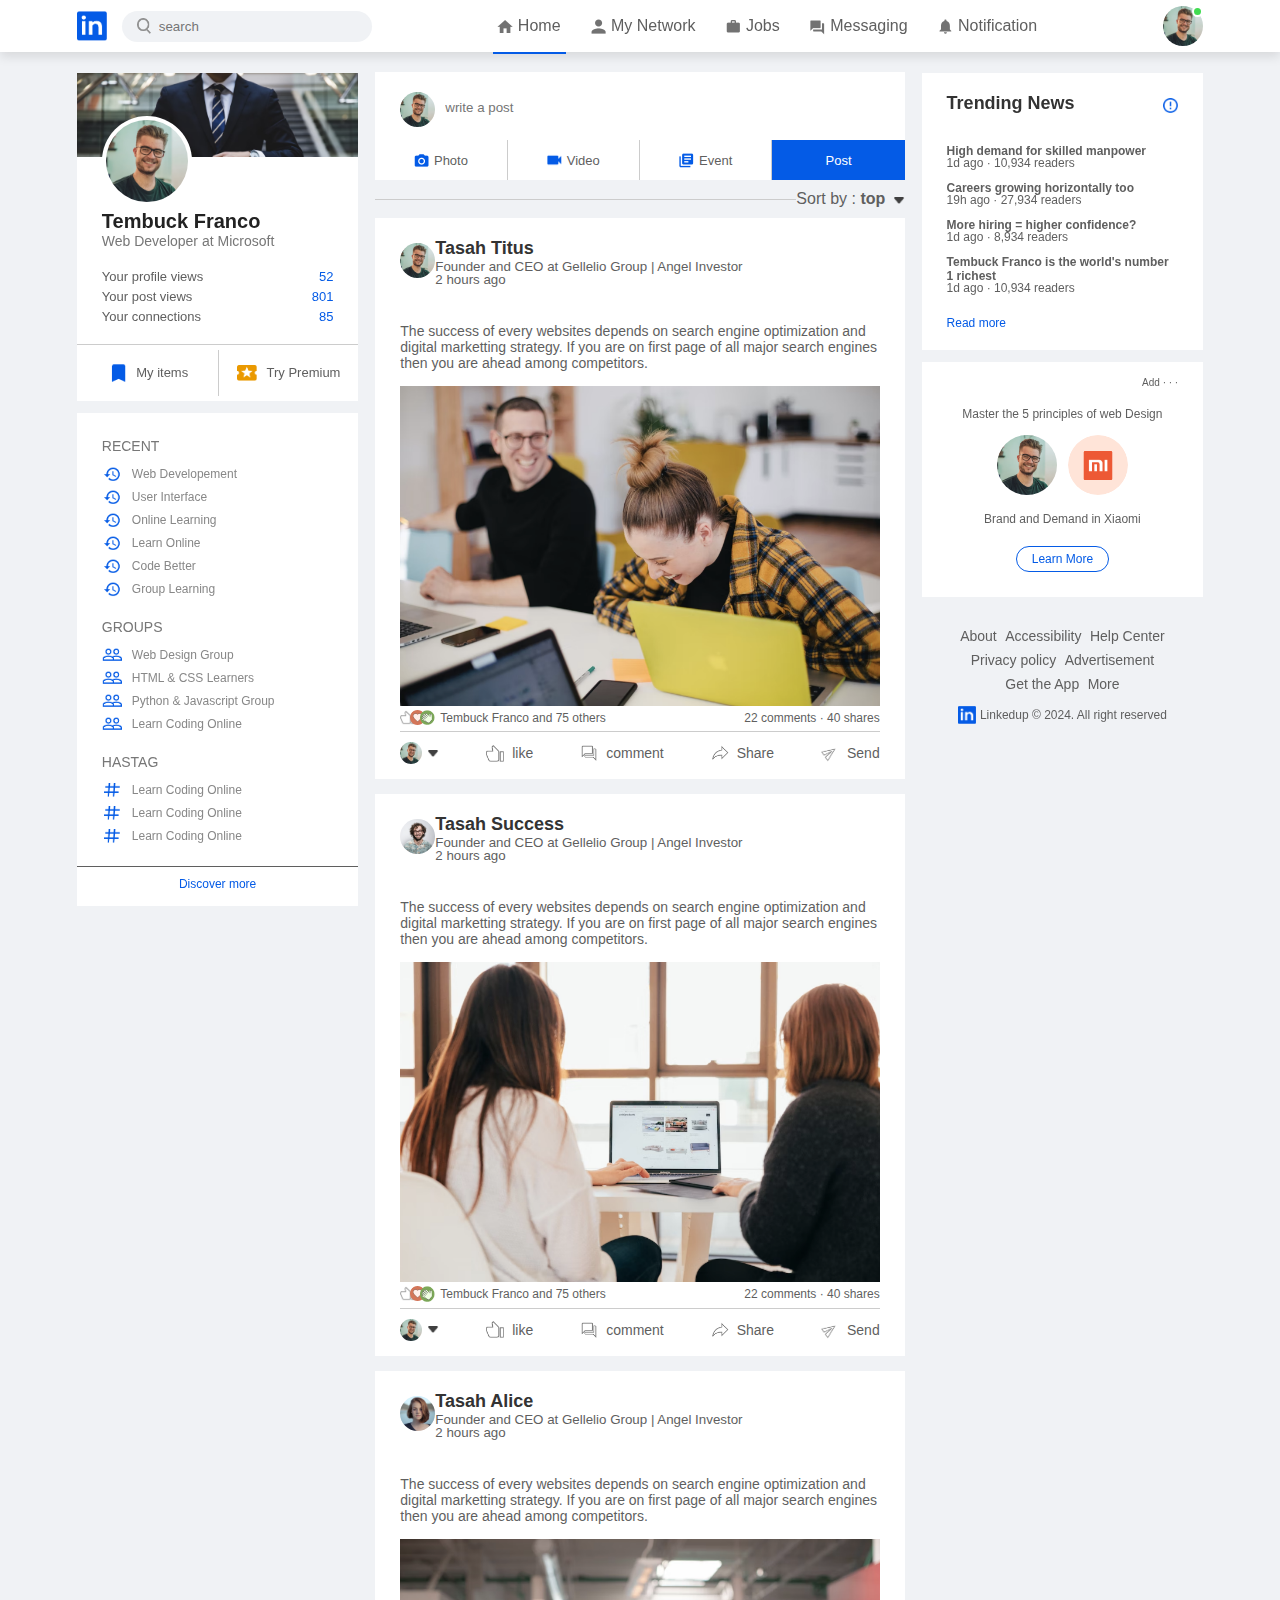
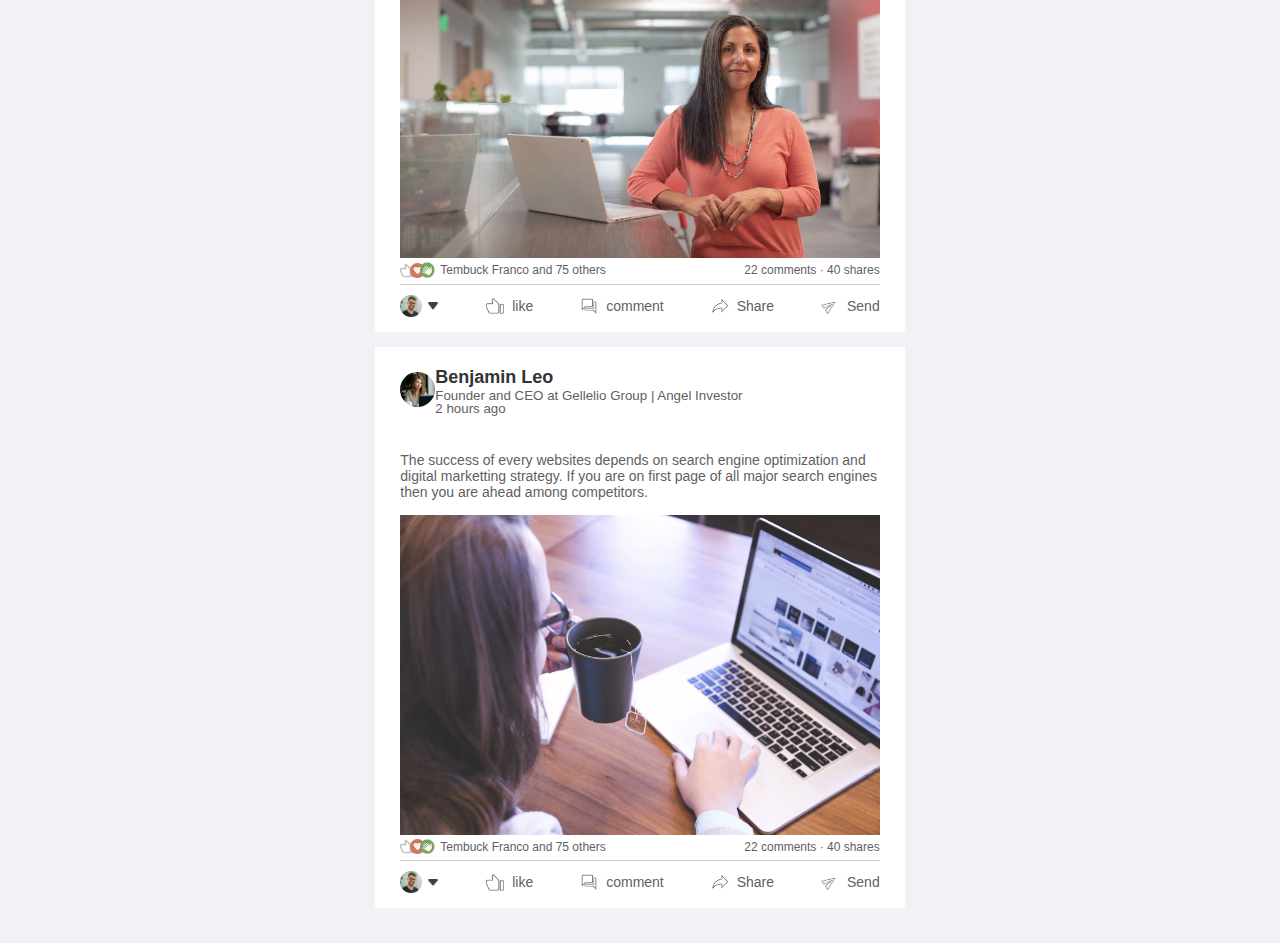
<file: index.html>
<!DOCTYPE html>
<html lang="en">
<head>
    <meta charset="UTF-8">
    <meta name="viewport" content="width=device-width, initial-scale=1.0">
    <title>@LaraCode Linkin</title>
    <link rel="stylesheet" href="style.css">
</head>
<body>
   <nav class="navbar">
<div class="navbar-left">
    <a href="index.html" class="logo"><img src="images/logo.png" ></a>
    <div class="search-box">
        <img src="images/search.png">
        <input type="text" placeholder="search">
    </div>
</div>
<div class="navbar-center">
   <ul>
    <li><a  href="#" class="active-link"><img src="images/home.png" ><span>Home</span></a></li>
    <li><a href="#"><img src="images/network.png" ><span>My Network</span></a></li>
    <li><a href="#"><img src="images/jobs.png" ><span>Jobs</span></a></li>
    <li><a href="#"><img src="images/message.png" ><span>Messaging</span></a></li>
    <li><a href="#"><img src="images/notification.png" ><span>Notification</span></a></li>
   </ul>
</div>

<div class="navbar-right">
    <div class="online">
        <img src="images/user-1.png" class="nav-profile-img " onclick="toggleMenu()" >
    </div>
</div>

<!---------------profile-drop-down-menu---------------------->
<div class="profile-menu-wrap" id="profileMenu">
    <div class="profile-menu">
      <div class="user-info">
        <img src="images/user-1.png">
      <div>
      <h3>Rayan Walton</h3> 
      <a href="profile.html">See your profile</a> 
    </div>
</div>
<hr>
<a href="#" class="profile-menu-link">
    <img src="images/feedback.png" >
    <p>Give feedback</p>
    <span>></span>
</a>

<a href="#" class="profile-menu-link">
    <img src="images/setting.png" >
    <p>Setting & Privacy</p>
    <span>></span>
</a>

<a href="#" class="profile-menu-link">
    <img src="images/help.png" >
    <p>Help & Support</p>
    <span>></span>
</a>
<a href="#" class="profile-menu-link">
    <img src="images/display.png" >
    <p>Display & Accessibility</p>
    <span>></span>
</a>
<a href="#" class="profile-menu-link">
    <img src="images/logout.png" >
    <p>logout</p>
    <span>></span>
</a>
</div>
</div>


   </nav> 
   <!--------------navbar close--------------------------------->
<div class="container">
    <!------------left-sidebar--------------------------------->
    <div class="left-sidebar">
        <div class="sidebar-profile-box">
            <img src="images/cover-pic.png" width="100%">
            <div class="sidebar-profile-info">
                <img src="images/user-1.png" >
                <h1>Tembuck Franco</h1>
                <h3>Web Developer at Microsoft</h3>
                <ul>
                    <li>Your profile views <span>52</span></li>
                    <li>Your post views <span>801</span></li>
                    <li>Your connections <span>85</span></li>
                </ul>
            </div>
            <div class="sidebar-profile-link">
              <a href="#"><img src="images/items.png">My items</a>
              <a href="#"><img src="images/premium.png">Try Premium</a>
            </div>
        </div>
      <div class="sidebar-activity" id="sidebarActivity">
        <h3>RECENT </h3>
        <a href="#"><img src="images/recent.png" >Web Developement</a>
        <a href="#"><img src="images/recent.png" >User Interface</a>
        <a href="#"><img src="images/recent.png" >Online Learning</a>
        <a href="#"><img src="images/recent.png" >Learn Online</a>
        <a href="#"><img src="images/recent.png" >Code Better</a>
        <a href="#"><img src="images/recent.png" >Group Learning</a>
        <h3>GROUPS</h3>
        <a href="#"><img src="images/group.png" >Web Design Group</a>
        <a href="#"><img src="images/group.png" >HTML & CSS Learners</a>
        <a href="#"><img src="images/group.png" >Python & Javascript Group</a>
        <a href="#"><img src="images/group.png" >Learn Coding Online</a>
        <h3>HASTAG</h3>
        <a href="#"><img src="images/hashtag.png" >Learn Coding Online</a>
        <a href="#"><img src="images/hashtag.png" >Learn Coding Online</a>
        <a href="#"><img src="images/hashtag.png" >Learn Coding Online</a>
        <div class="discover-more-link">
            <a href="#">Discover more</a>
        </div>
      </div>

<p id="showMoreLink" onclick="toggleActivity()">Show more <b>+</b></p>

    </div>
    <!------------main-content--------------------------------->
    <div class="main-content">
<div class="create-post">
    <div class="create-post-input">
       <img src="images/user-1.png" >
       <textarea  rows="2" placeholder="write a post"></textarea> 
    </div>
    <div class="create-post-links">
        <li><img src="images/photo.png" >Photo</li>
        <li><img src="images/video.png" >Video</li>
        <li><img src="images/event.png" >Event</li>
        <li>Post</li>
    </div>
</div>
<div class="sort-by">
    <hr>
    <p>Sort by : <span>top <img src="images/down-arrow.png" ></span></p>
</div>

<div class="post">
    <div class="post-author">
        <img src="images/user-1.png" >
        <div>
            <h1>Tasah Titus</h1>
            <small>Founder and CEO at Gellelio Group | Angel Investor</small>
            <small>2 hours ago</small>
        </div>
    </div>
    <p>
        The success of every websites depends on search engine optimization and
        digital  marketting strategy. If you are on first page of all major search engines
        then  you are ahead among competitors.
    </p>
    <img src="images/post-image-1.png" width="100%">

    <div class="post-stats">
        <div>
            <img src="images/thumbsup.png" >
            <img src="images/love.png" >
            <img src="images/clap.png" >
            <span class="liked-users">Tembuck Franco and 75 others</span>
        </div>
        <div>
            <span>22 comments &middot; 40 shares</span>
        </div>
    </div>
    <div class="post-activity">
        <div>
            <img src="images/user-1.png" class="post-activity-user-icon">
            <img src="images/down-arrow.png" class="post-activity-arrow-icon">
        </div>

        <div class="post-activity-link">
            <img src="images/like.png" alt="">
            <span>like</span>
        </div>
        <div class="post-activity-link">
            <img src="images/comment.png" alt="">
            <span>comment</span>
        </div>
        <div class="post-activity-link">
            <img src="images/share.png" alt="">
            <span>Share</span>
        </div>
        <div class="post-activity-link">
            <img src="images/send.png" alt="">
            <span>Send</span>
        </div>
    </div>
   
</div>

<div class="post">
    <div class="post-author">
        <img src="images/user-2.png" >
        <div>
            <h1>Tasah Success</h1>
            <small>Founder and CEO at Gellelio Group | Angel Investor</small>
            <small>2 hours ago</small>
        </div>
    </div>
    <p>
        The success of every websites depends on search engine optimization and
        digital  marketting strategy. If you are on first page of all major search engines
        then  you are ahead among competitors.
    </p>
    <img src="images/post-image-2.png" width="100%">

    <div class="post-stats">
        <div>
            <img src="images/thumbsup.png" >
            <img src="images/love.png" >
            <img src="images/clap.png" >
            <span class="liked-users">Tembuck Franco and 75 others</span>
        </div>
        <div>
            <span>22 comments &middot; 40 shares</span>
        </div>
    </div>
    <div class="post-activity">
        <div>
            <img src="images/user-1.png" class="post-activity-user-icon">
            <img src="images/down-arrow.png" class="post-activity-arrow-icon">
        </div>

        <div class="post-activity-link">
            <img src="images/like.png" alt="">
            <span>like</span>
        </div>
        <div class="post-activity-link">
            <img src="images/comment.png" alt="">
            <span>comment</span>
        </div>
        <div class="post-activity-link">
            <img src="images/share.png" alt="">
            <span>Share</span>
        </div>
        <div class="post-activity-link">
            <img src="images/send.png" alt="">
            <span>Send</span>
        </div>
    </div>
   
</div>

<div class="post">
    <div class="post-author">
        <img src="images/user-3.png" >
        <div>
            <h1>Tasah Alice</h1>
            <small>Founder and CEO at Gellelio Group | Angel Investor</small>
            <small>2 hours ago</small>
        </div>
    </div>
    <p>
        The success of every websites depends on search engine optimization and
        digital  marketting strategy. If you are on first page of all major search engines
        then  you are ahead among competitors.
    </p>
    <img src="images/post-image-3.png" width="100%">

    <div class="post-stats">
        <div>
            <img src="images/thumbsup.png" >
            <img src="images/love.png" >
            <img src="images/clap.png" >
            <span class="liked-users">Tembuck Franco and 75 others</span>
        </div>
        <div>
            <span>22 comments &middot; 40 shares</span>
        </div>
    </div>
    <div class="post-activity">
        <div>
            <img src="images/user-1.png" class="post-activity-user-icon">
            <img src="images/down-arrow.png" class="post-activity-arrow-icon">
        </div>

        <div class="post-activity-link">
            <img src="images/like.png" alt="">
            <span>like</span>
        </div>
        <div class="post-activity-link">
            <img src="images/comment.png" alt="">
            <span>comment</span>
        </div>
        <div class="post-activity-link">
            <img src="images/share.png" alt="">
            <span>Share</span>
        </div>
        <div class="post-activity-link">
            <img src="images/send.png" alt="">
            <span>Send</span>
        </div>
    </div>
   
</div>
<div class="post">
    <div class="post-author">
        <img src="images/user-4.png" >
        <div>
            <h1>Benjamin Leo</h1>
            <small>Founder and CEO at Gellelio Group | Angel Investor</small>
            <small>2 hours ago</small>
        </div>
    </div>
    <p>
        The success of every websites depends on search engine optimization and
        digital  marketting strategy. If you are on first page of all major search engines
        then  you are ahead among competitors.
    </p>
    <img src="images/post-image-4.png" width="100%">

    <div class="post-stats">
        <div>
            <img src="images/thumbsup.png" >
            <img src="images/love.png" >
            <img src="images/clap.png" >
            <span class="liked-users">Tembuck Franco and 75 others</span>
        </div>
        <div>
            <span>22 comments &middot; 40 shares</span>
        </div>
    </div>
    <div class="post-activity">
        <div>
            <img src="images/user-1.png" class="post-activity-user-icon">
            <img src="images/down-arrow.png" class="post-activity-arrow-icon">
        </div>

        <div class="post-activity-link">
            <img src="images/like.png" alt="">
            <span>like</span>
        </div>
        <div class="post-activity-link">
            <img src="images/comment.png" alt="">
            <span>comment</span>
        </div>
        <div class="post-activity-link">
            <img src="images/share.png" alt="">
            <span>Share</span>
        </div>
        <div class="post-activity-link">
            <img src="images/send.png" alt="">
            <span>Send</span>
        </div>
    </div>
   
</div>
    </div>
    <!------------right-sidebar--------------------------------->
    <div class="right-sidebar">
        <div class="sidebar-news">
            <img src="images/more.png" class="info-icon">
            <h3>Trending News</h3>
            <a href="#">High demand for skilled manpower</a>
            <span>1d ago &middot; 10,934 readers</span>

            <a href="#">Careers growing horizontally too</a>
            <span>19h ago &middot; 27,934 readers</span>

            <a href="#">More hiring = higher confidence?</a>
            <span>1d ago &middot; 8,934 readers</span>

            <a href="#">Tembuck Franco is the world's number 1 richest</a>
            <span>1d ago &middot; 10,934 readers</span>

            <a href="#" class="read-more-link">Read more</a>
        </div>

        <div class="sidebar-add">
            <small>Add &middot; &middot; &middot;</small>
            <p>Master the 5 principles of web Design</p>
        <div>
        <img src="images/user-1.png" >
        <img src="images/mi-logo.png" alt="">
        </div>
        <b>Brand and Demand in Xiaomi</b>
        <a href="#" class="add-link">Learn More</a>
    </div>

    <div class="sidebar-useful-links">
        <a href="#">About</a>
        <a href="#">Accessibility</a>
        <a href="#">Help Center</a>
        <a href="#">Privacy policy</a>
        <a href="#">Advertisement</a>
        <a href="#">Get the App</a>
        <a href="#">More</a>
        <div class="copyright-msg">
            <img src="images/logo.png" >
            <p>Linkedup &#169; 2024. All right reserved</p>
        </div>
    </div>
   
</div>

<script>
    let profileMenu = document.getElementById("profileMenu");
    function toggleMenu(){
        profileMenu.classList.toggle("open-menu");
    }

</script>

<script>
    let sidebarActivity= document.getElementById("sidebarActivity");
    let moreLink = document.getElementById("showMoreLink");

    function toggleActivity(){
        sidebarActivity.classList.toggle("open-activity");

        if(sidebarActivity.classList.contains("open-activity")){
            moreLink.innerHTML = "Show less <b>-</b>";
        }
        else{
            moreLink.innerHTML = "Show more <b>+</b>"

        }
    }
</script>
</body>
</html>
</file>
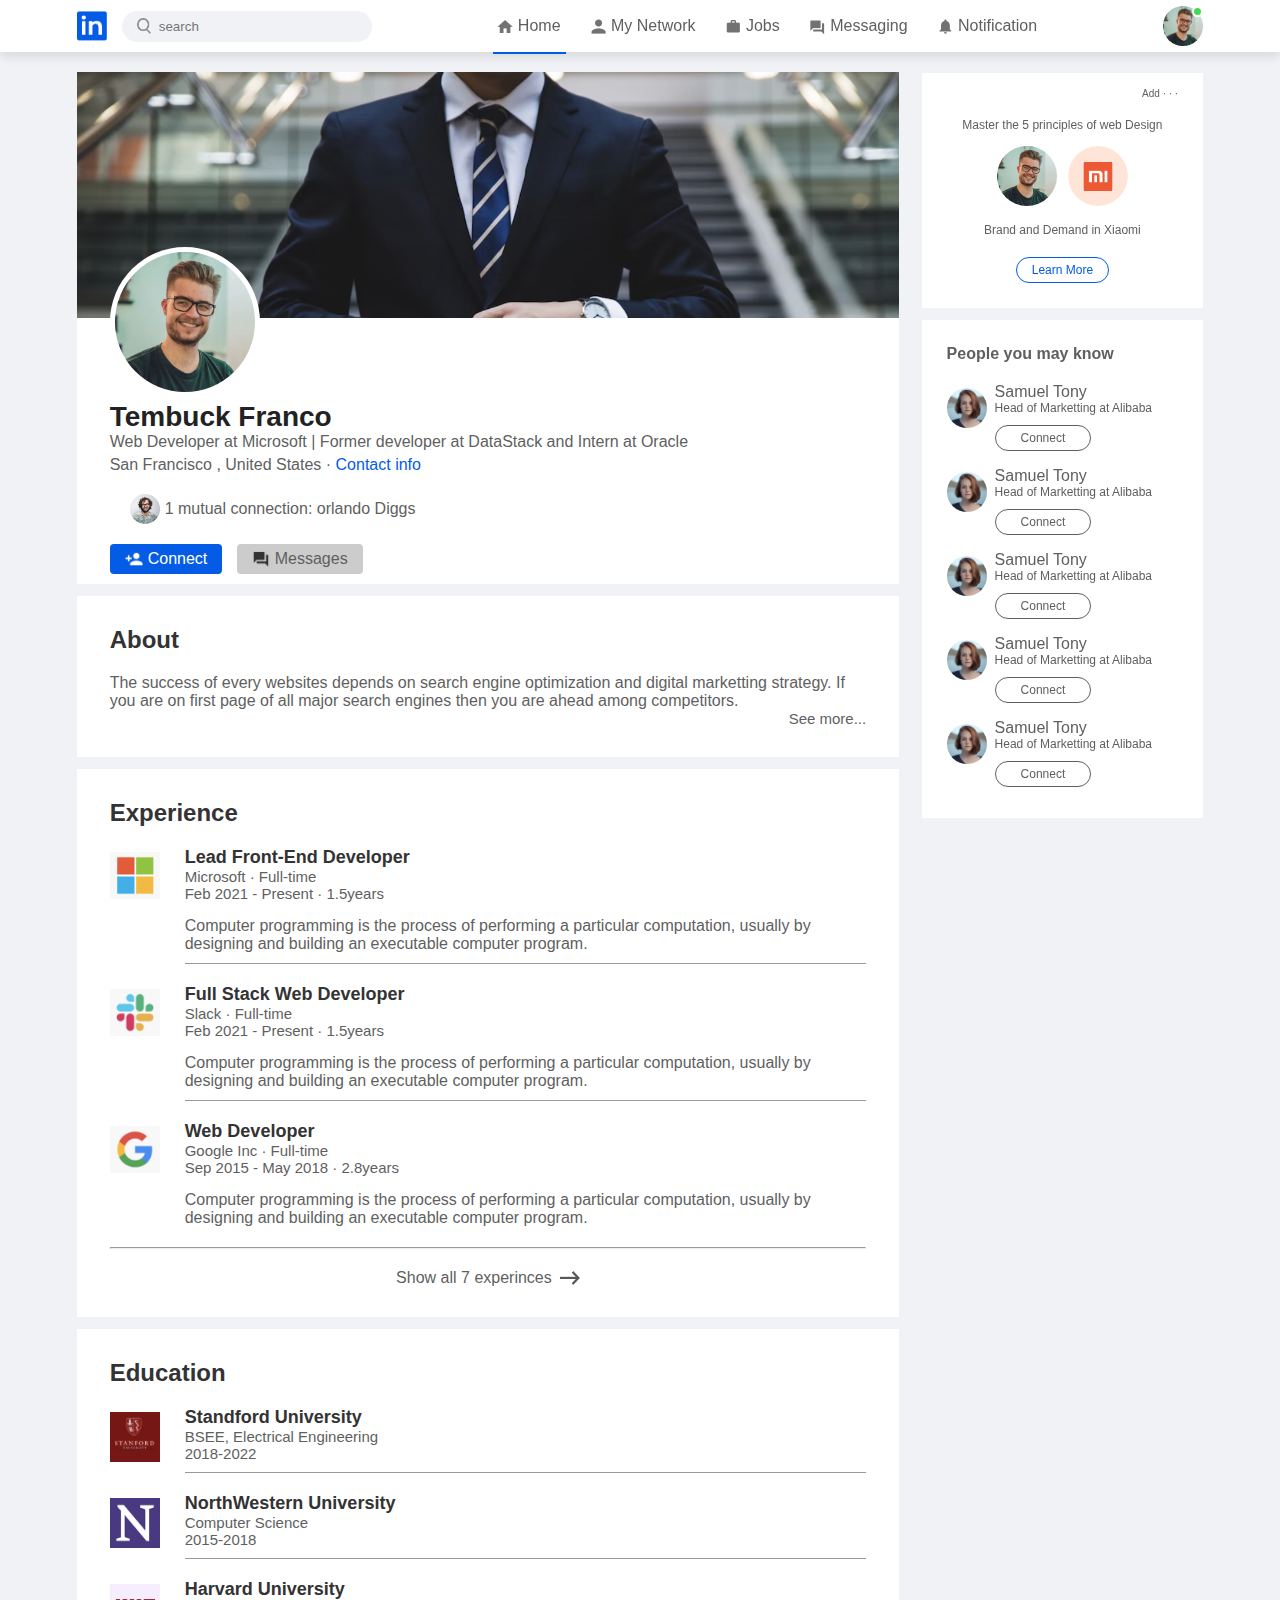
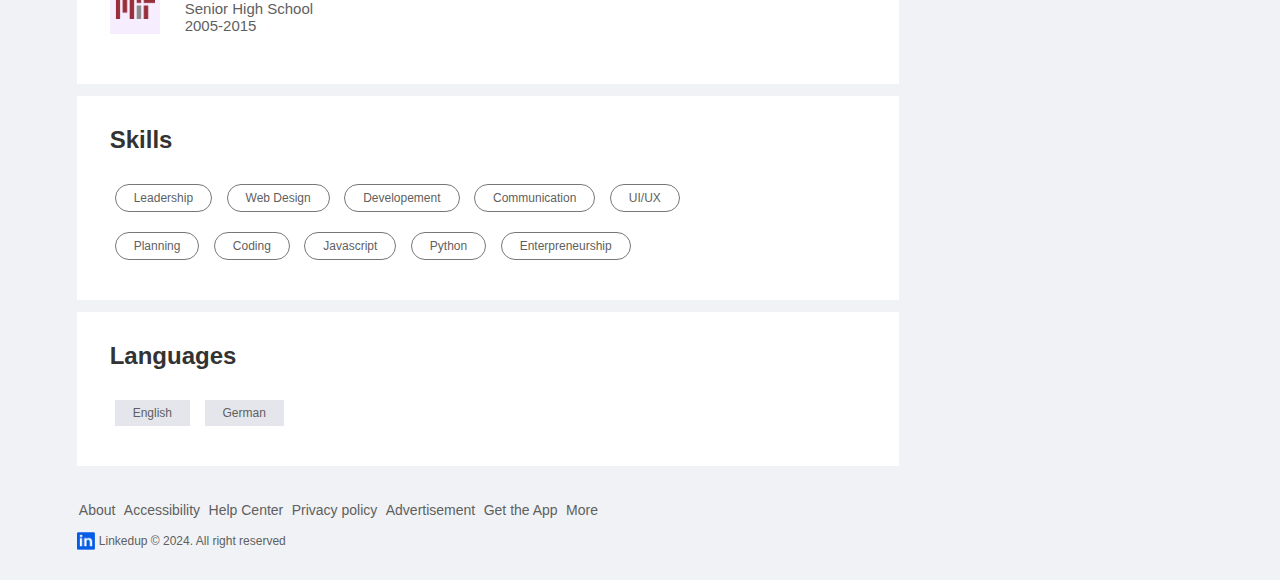
<file: profile.html>
<!DOCTYPE html>
<html lang="en">
<head>
    <meta charset="UTF-8">
    <meta name="viewport" content="width=device-width, initial-scale=1.0">
    <title>@LaraCode Linkin</title>
    <link rel="stylesheet" href="style.css">
</head>
<body>
   <nav class="navbar">
<div class="navbar-left">
    <a href="index.html" class="logo"><img src="images/logo.png" ></a>
    <div class="search-box">
        <img src="images/search.png">
        <input type="text" placeholder="search">
    </div>
</div>
<div class="navbar-center">
   <ul>
    <li><a  href="#" class="active-link"><img src="images/home.png" ><span>Home</span></a></li>
    <li><a href="#"><img src="images/network.png" ><span>My Network</span></a></li>
    <li><a href="#"><img src="images/jobs.png" ><span>Jobs</span></a></li>
    <li><a href="#"><img src="images/message.png" ><span>Messaging</span></a></li>
    <li><a href="#"><img src="images/notification.png" ><span>Notification</span></a></li>
   </ul>
</div>

<div class="navbar-right">
    <div class="online">
        <img src="images/user-1.png" class="nav-profile-img " onclick="toggleMenu()" >
    </div>
</div>

<!---------------profile-drop-down-menu---------------------->
<div class="profile-menu-wrap" id="profileMenu">
    <div class="profile-menu">
      <div class="user-info">
        <img src="images/user-1.png">
      <div>
      <h3>Rayan Walton</h3> 
      <a href="profile.html">See your profile</a> 
    </div>
</div>
<hr>
<a href="#" class="profile-menu-link">
    <img src="images/feedback.png" >
    <p>Give feedback</p>
    <span>></span>
</a>

<a href="#" class="profile-menu-link">
    <img src="images/setting.png" >
    <p>Setting & Privacy</p>
    <span>></span>
</a>

<a href="#" class="profile-menu-link">
    <img src="images/help.png" >
    <p>Help & Support</p>
    <span>></span>
</a>
<a href="#" class="profile-menu-link">
    <img src="images/display.png" >
    <p>Display & Accessibility</p>
    <span>></span>
</a>
<a href="#" class="profile-menu-link">
    <img src="images/logout.png" >
    <p>logout</p>
    <span>></span>
</a>
</div>
</div>


   </nav> 
   <!--------------navbar close--------------------------------->
<div class="container">
    <div class="profile-main">
<div class="profile-container">
    <img src="images/cover-pic.png" width="100%" >
    <div class="profile-container-inner">
        <img src="images/user-1.png" class="profile-pic" >
        <h1>Tembuck Franco</h1>
        <b>Web Developer at Microsoft | Former developer at DataStack and Intern at Oracle</b>
        <p>San Francisco , United States &middot; <a href="#">Contact info</a></p>
        <div class="mutual-connection">
            <img src="images/user-2.png" >
            <span>1 mutual connection: orlando Diggs</span>
        </div>
        <div class="profile-btn">
            <a href="#" class="primary-btn"><img src="images/connect.png" >Connect</a>
            <a href="#"><img src="images/chat.png" >Messages</a>
        </div>
    </div>
</div>
       <div class="profile-description">
        <h2>About</h2>
        <p>
            
        The success of every websites depends on search engine optimization and
        digital  marketting strategy. If you are on first page of all major search engines
        then  you are ahead among competitors.
        </p>
        <a href="#" class="see-more-link">See more...</a>
       </div>

       <div class="profile-description">
        <h2>Experience</h2>
        <div class="profile-desc-row">
            <img src="images/microsoft.png" >
            <div>
                <h3>Lead Front-End Developer</h3>
                <b>Microsoft &middot; Full-time</b>
                <b>Feb 2021 - Present &middot; 1.5years</b>
                <p>
                    Computer programming is the process of performing a particular
                    computation, usually by designing and building an executable computer program.
                </p>
                <hr>
            </div>
        </div>

        <div class="profile-desc-row">
            <img src="images/slack.png" >
            <div>
                <h3>Full Stack Web Developer</h3>
                <b>Slack &middot; Full-time</b>
                <b>Feb 2021 - Present &middot; 1.5years</b>
                <p>
                    Computer programming is the process of performing a particular
                    computation, usually by designing and building an executable computer program.
                </p>
                <hr>
            </div>
        </div>
        <div class="profile-desc-row">
            <img src="images/google.png" >
            <div>
                <h3>Web Developer</h3>
                <b>Google Inc &middot; Full-time</b>
                <b>Sep 2015 - May 2018 &middot; 2.8years</b>
                <p>
                    Computer programming is the process of performing a particular
                    computation, usually by designing and building an executable computer program.
                </p>
               
            </div>
        </div>
        <hr>
        <a href="#" class="experince-link">Show all 7 experinces <img src="images/right-arrow.png" ></a>
       </div>

       <div class="profile-description">
        <h2>Education</h2>
        <div class="profile-desc-row">
            <img src="images/stanford.png">
            <div>
                <h3>Standford University</h3>
                <b>BSEE, Electrical Engineering</b>
                <b>2018-2022</b>
                <hr>
            </div>
        </div>
        <div class="profile-desc-row">
            <img src="images/north.png">
            <div>
                <h3>NorthWestern University</h3>
                <b>Computer Science</b>
                <b>2015-2018</b>
                <hr>
            </div>
        </div>

        <div class="profile-desc-row">
            <img src="images/mit.png">
            <div>
                <h3>Harvard University</h3>
                <b>Senior High School</b>
                <b>2005-2015</b>
               
            </div>
        </div>
       </div>

     <div class="profile-description">
        <h2>Skills</h2>
        <a href="#" class="skill-btn">Leadership</a>
        <a href="#" class="skill-btn">Web Design</a>
        <a href="#" class="skill-btn">Developement</a>
        <a href="#" class="skill-btn">Communication</a>
        <a href="#" class="skill-btn">UI/UX</a><br>
        <a href="#" class="skill-btn">Planning</a>
        <a href="#" class="skill-btn">Coding</a>
        <a href="#" class="skill-btn">Javascript</a>
        <a href="#" class="skill-btn">Python</a>
        <a href="#" class="skill-btn">Enterpreneurship</a>
     </div>

     <div class="profile-description">
        <h2>Languages</h2>
        <a href="#" class="language-btn">English</a>
        <a href="#" class="language-btn">German</a>
     </div>

    </div>
     <!-------------profile-sidebar--------------------------->
    <div class="profile-sidebar">

        <div class="sidebar-add">
            <small>Add &middot; &middot; &middot;</small>
            <p>Master the 5 principles of web Design</p>
        <div>
        <img src="images/user-1.png" >
        <img src="images/mi-logo.png" alt="">
        </div>
        <b>Brand and Demand in Xiaomi</b>
        <a href="#" class="add-link">Learn More</a>
    </div>
 
    <div class="sidebar-people">
        <h3>People you may know</h3>
        <div class="sidebar-people-row">
            <img src="images/user-3.png" >
            <div>
                <h2>Samuel Tony</h2>
                <p>Head of Marketting at Alibaba</p>
                <a href="#">Connect</a>
            </div>
        </div>

        <div class="sidebar-people-row">
            <img src="images/user-3.png" >
            <div>
                <h2>Samuel Tony</h2>
                <p>Head of Marketting at Alibaba</p>
                <a href="#">Connect</a>
            </div>
        </div>

        <div class="sidebar-people-row">
            <img src="images/user-3.png" >
            <div>
                <h2>Samuel Tony</h2>
                <p>Head of Marketting at Alibaba</p>
                <a href="#">Connect</a>
            </div>
        </div>
        <div class="sidebar-people-row">
            <img src="images/user-3.png" >
            <div>
                <h2>Samuel Tony</h2>
                <p>Head of Marketting at Alibaba</p>
                <a href="#">Connect</a>
            </div>
        </div>
        <div class="sidebar-people-row">
            <img src="images/user-3.png" >
            <div>
                <h2>Samuel Tony</h2>
                <p>Head of Marketting at Alibaba</p>
                <a href="#">Connect</a>
            </div>
        </div>
    </div>

    
    </div>
</div>


<div class="profile-footer">
    <div class="sidebar-useful-links">
        <a href="#">About</a>
        <a href="#">Accessibility</a>
        <a href="#">Help Center</a>
        <a href="#">Privacy policy</a>
        <a href="#">Advertisement</a>
        <a href="#">Get the App</a>
        <a href="#">More</a>
        <div class="copyright-msg">
            <img src="images/logo.png" >
            <p>Linkedup &#169; 2024. All right reserved</p>
        </div>
    </div>
</div>


<script>
    let profileMenu = document.getElementById("profileMenu");
    function toggleMenu(){
        profileMenu.classList.toggle("open-menu");
    }

</script>
</body>
</html>
</file>
<file: style.css>
*{
    margin: 0;
    padding: 0;
    font-family: "poppins", sans-serif;
    box-sizing: border-box;
}

body{
    background: #f0f2f5;
    color: #5f5f5f;
}

a{
    text-decoration: none;
    color: #5f5f5f;
}
.navbar{
    display: flex; /*to align content side by side*/
    align-items: center;
    justify-content: space-between;
    background:#fff;
    padding: 6px 6%;
    position: sticky;
    top: 0;
    z-index: 100;
    box-shadow: 0 5px 10px rgba(0,0,0,0.1);
}
.logo img{
width: 30px;
margin-right: 15px;
display: block;
}
.navbar-center ul li{
display: inline-block;
list-style-type: none;
}

.navbar-center ul li a{
    display: flex;
    align-items: center;
    margin: 5px 8px;
    padding-right: 5px;
    position: relative;

}

.navbar-center ul li a img{
    width: 25px;
}
.navbar-center ul li a::after{
    content: '';
    width: 0;
    height: 2px;
    background: #045be6;
    position: absolute;
    bottom: -15px;
    transition: width 0.3s;

}

.navbar-center ul li a:hover::after,
.navbar-center ul li a.active-link::after{
    width: 100%;
}

.nav-profile-img{
   width: 40px; 
   border-radius: 50%;
   display: block;
   cursor: pointer;
   position: relative;
}
.online{
 position: relative;
}

.online::after{
    content: '';
    width: 7px;
    height: 7px;
    border: 2px solid #fff;
    border-radius: 50%;
    position: absolute;
   background: #41db51;
   right: 0px;
   top: 0px;


}
.search-box{
    background: #f0f2f5;
    width: 250px;
    border-radius:20px ;
    display: flex;
    align-items: center;
    padding: 0 15px;
}

.navbar-left{
    display: flex;
    align-items: center;
}

.search-box img{
    width: 14px;
}
.search-box input{
    width: 100%;
    background: transparent;
    padding: 8px;
    outline: none;
    border: 0;
}

/*------------navbar end----------------------------------------------------------------------*/

.container{
    padding: 20px 6%;
    display: flex;
    flex-wrap: wrap;
    justify-content: space-between;
}

/*-----------------left-sidebar-------------------------------*/
.left-sidebar{
    flex-basis: 25%;
    align-self: flex-start;
    position: sticky;
    top: 73px;
}
.sidebar-profile-box{
    background: #fff;
}
.sidebar-profile-info{
    padding: 0 25px;
}
.sidebar-profile-info img{
    width: 90px;
    border-radius: 50%;
    background: #fff;
    padding: 4px;
    margin-top: -45px;
}
.sidebar-profile-info h1{
    font-size: 20px;
    font-weight: 600;
    color: #222;
}

.sidebar-profile-info h3{
    font-size: 14px;
    font-weight: 500;
    color: #777;
}
.sidebar-profile-info ul{
    list-style-type: none;
    margin: 20px 0px;
}
.sidebar-profile-info ul li{
    width: 100%;
    margin: 5px 0;
    font-size: 13px;
}

.sidebar-profile-info ul li span{
    float: right;
    color: #045be6;
}

.sidebar-profile-link{
   display: flex;
   align-items: center;
   border-top: 1px solid #ccc;

}

.sidebar-profile-link a{
    flex-basis: 50%;
    display: flex;
    align-items: center;
    justify-content: center;
    padding: 15px 0;
    font-size: 13px;
    border-left: 1px solid #ccc;


}
.sidebar-profile-link a:first-child{
    border-left: 0;
}
.sidebar-profile-link a img{
    width: 20px;
    margin-right: 10px;
}
.sidebar-activity{
    background: #fff;
    padding: 5px 25px;
    margin: 12px 0;
}

.sidebar-activity h3{
    color: #777;
    font-size: 14px;
    font-weight: 500;
    margin:20px 0px 10px ;
}
.sidebar-activity a{
    display: flex;
    align-items: center;
    font-size: 12px;
    font-weight: 500;
    color: #888;
    margin: 3px 0;
}
.sidebar-activity a img{
    width: 20px;
    margin-right: 10px;
}
.discover-more-link{
  border-top: 1px solid;
  text-align: center; 
   margin-top: 20px;
   margin-left: -25px;
   margin-right: -25px;
}
.discover-more-link a{
    color: #045be6;
    display: inline-block;
    margin:10px 0px;
}


.right-sidebar{
    flex-basis: 25%;
    align-self: flex-start;
    position: sticky;
    top: 73px;
}
.sidebar-news{
    background: #fff;
    padding: 10px 25px;
}

.info-icon{
    width: 15px;
    float: right;
    margin-top: 15px;
}

.sidebar-news h3{
    font-size: 18px;
    font-weight: 600;
    color: #333;
    margin: 10px 0 30px;
}
.sidebar-news a{
   display: block; 
   font-size: 12px;
   font-weight: 600;
   margin-top: 10px;
   margin-bottom: -5px;
}
.sidebar-news span{
    font-size: 12px;
}
.sidebar-news .read-more-link{
    color: #045be6;
    font-weight: 500;
    margin: 20px 0 10px;
}
.sidebar-add{
    background: #fff;
    padding: 15px 25px;
    text-align: center;
    margin: 12px 0;
    font-size: 12px;
}

.sidebar-add img{
    width: 60px;
    border-radius: 50%;
    margin: 4px;
}
.sidebar-add small{
    float: right;
    font-weight: 500;
}
.sidebar-add p{
    margin-top: 30px;
    margin-bottom: 10px;
}
.sidebar-add b{
    display: block;
    font-weight: 500;
    margin-top: 10px;
}

.add-link{
    display: inline-block;
    border: 1px solid #045be6;
    border-radius: 30px;
    padding: 5px 15px;
    color: #045be6;
    font-weight: 500;
    margin: 20px auto 10px;
}
.add-link:hover{
    background: #045be6;
    color: #fff;
}
.sidebar-useful-links{
    padding: 15px 25px;
    text-align: center;
}

.sidebar-useful-links a{
   display: inline-block;
   font-size: 14px;
   margin: 4px 2px; 
}
.sidebar-useful-links a:hover{
    color: #045be6;
}
.copyright-msg{
    display: flex;
    align-items: center;
    justify-content: center;
    font-size: 12px;
    margin-top: 10px;
    font-weight: 500;
}
.copyright-msg img{
    width: 18px;
    margin-right: 4px;
}

.main-content{
    flex-basis: 47%;
    
}

.create-post{
    background: #fff;
}
.create-post-input{
    padding: 20px 25px 10px;
    display: flex;
    align-items:flex-start;
}
.create-post-input img{
    width: 35px;
    border-radius: 50%;
    margin-right:10px ;
}
.create-post-input textarea{
    width: 100%;
    border: 0;
    outline: 0;
    resize: none;
    background: transparent;
    margin-top: 8px;

}
::placeholder{
    font-weight: 500;
}
.create-post-links{
    display: flex;
    align-items: flex-start;
}
.create-post-links li{
    list-style-type: none;
    border-right: 1px solid #ccc;
    flex-basis: 25%;
    height: 40px;
    font-size: 13px;
    display: flex;
    align-items: center;
    justify-content: center;
    cursor: pointer;
    
}
.create-post-links li:last-child{
    border-right: 0;
    border-top: 0;
    background: #045be6;
    color: #fff;
}
.create-post-links li img{
    width: 15px;
    margin-right: 5px;
}
.sort-by{
   display: flex;
   align-items: center;
   margin: 10px 0; 
}
.sort-by hr{
    flex: 1;
    border: 0;
    height: 1px;
    background: #ccc;
}
.sort-by p span{
    font-weight: 600;
    cursor: pointer;
}
.sort-by p span img{
    width: 12px;
    margin-left: 3px;

}
.post{
   background: #fff;
    padding: 20px 25px 5px ;
    margin: 5px 0px 15px;
}
.post-author{
    display: flex;
    align-items: flex-start;
    margin-bottom: 20px;

}
.post-author img{
    width: 35px;
    border-radius: 50%;
    margin-top: 5px;
    margin-bottom: 25px;
}

.post-author h1{
    font-size: 18px;
    font-weight: 600;
    color: #333;
}
.post-author small{
    display: block;
    margin-bottom: -2px;
}

.post p{
    font-size: 14px;
    margin-bottom: 15px;
}

.post-stats{
    display: flex;
    flex-wrap: wrap;
    align-items: center;
    justify-content: space-between;
    font-size: 12px;
    border-bottom: 1px solid #ccc;
    padding-bottom: 6px;

}

.post-stats div{
    display: flex;
    align-items: center;
}
.post-stats img{
    width: 15px;
    margin-right: -5px;
}

.liked-users{
margin-left: 10px;
}
.post-activity{
   display: flex;
   align-items: center;
   justify-content: space-between;
   padding: 10px 0;
   font-size: 14px;
   font-weight: 500; 
}
.post-activity div{
    display: flex;
    align-items: center;
}
.post-activity-user-icon{
    width: 22px;
    border-radius: 50%;
}
.post-activity-arrow-icon{
    width: 12px;
    margin-left: 5px;
}
.post-activity-link img{
    width: 18px;
    margin-right: 8px;
}
/*-----------profile-drop-down-menu---------------*/
.profile-menu-wrap{
  position: absolute;  
  top: 100%;
  right: 5%;
  width: 320px;
max-height: 0;
overflow: hidden;
transition: max-height 0.5s;
}

.profile-menu-wrap.open-menu{
    max-height: 400px;
}

.profile-menu{
 background: #222; 
 color: #fff;  
 padding: 20px;
 margin: 10px;

}

.user-info{
    display: flex;
    align-items: center;
}
.user-info img{
    width: 50px;
    border-radius: 50%;
    margin-right: 15px;
}

.user-info h3{
    font-weight: 500;
    margin-bottom: -7px;
}

.user-info a{
    color: #c9dbf8;
    font-size: 13px;
}

.profile-menu hr{
    border: 0;
    height: 1px;
    width: 100%;
    background: #fff;
    margin:15px 0 10px
}

.profile-menu-link{
    display: flex;
    align-items: center;
    color: #fff;
    margin: 12px 0px;
    font-size: 14px;
}

.profile-menu-link p{
    width: 100%;
}

.profile-menu-link img{
    width: 35px;
    border-radius: 50%;
    margin-right: 15px;
}

/*------------------------profile-page----------------------------------------*/
.profile-main{
    flex-basis: 73%;
}
.profile-sidebar{
    flex-basis: 25%;
    align-self: flex-start;
    position: sticky;
    top: 73px;
}
.profile-container{
    background: #fff;
}
.profile-container-inner{
    padding: 0 4% 10px;
}
.profile-pic{
    width: 150px;
    border-radius: 50%;
    margin-top:  -75px;
    padding: 5px;
    background: #fff;
}

.profile-container h1{
    font-size: 28px;
    font-weight: 600;
    color: #222;
}
.profile-container b{
    font-weight: 500;
}

.profile-container p{
    margin-top: 5px;
}
.profile-container p a{
    color: #045be6;
    font-weight: 500;
}

.mutual-connection{
display: flex;
align-items: center;
margin: 20px;
}

.mutual-connection img{
    width: 30px;
    border-radius: 50%;
    margin-right: 5px;
}
.profile-btn a{
display: inline-flex;
align-items: center;
background: #ccc;
padding: 6px 15px;
border-radius: 4px;
margin-right: 10px;
}

.profile-btn a img{
    width: 18px;
    margin-right: 5px;
}

.profile-btn .primary-btn{
    background: #045be6;
    color: #fff;
}

.profile-description{
    background: #fff;
    padding: 20px 4% 30px;
    margin: 12px 0;
}
.profile-description h2{
    color: #333;
    margin: 10px 0 20px;
    font-weight: 600;
}

.see-more-link{
    display: block;
    text-align: right;
    font-size: 15px;
}

.profile-desc-row{
    display: flex;
    align-items: flex-start;
    margin: 20px 0px;
}

.profile-desc-row img{
    width: 50px;
    margin-right: 25px;
    margin-top: 5px;
}

.profile-desc-row div{
   width: 100%; 
}
.profile-desc-row h3{
 font-size: 18px;
 font-weight: 600;
 color: #333;
}

.profile-desc-row b{
    display: block;
    font-weight: 500;
    font-size: 15px;
}

.profile-desc-row p{
    margin-top: 15px;
}
.profile-desc-row hr{
    border: 0;
    border-bottom: 1px solid #999;
    margin-top: 10px;
}
.experince-link{
    display: flex;
    align-items: center;
    justify-content: center;
    padding-top: 20px;
    font-weight: 500;
}
.experince-link img{
    width: 20px;
    margin-left: 8px;
}


.skill-btn{
    display: inline-block;
    margin: 10px 5px;
    padding: 6px 18px;
    border: 1px solid #777;
    border-radius: 30px;
    font-size: 12px;
    font-weight: 500;
}
.language-btn{
    display: inline-block;
    margin: 10px 5px;
    padding: 6px 18px;
    background: #e4e6eb;
    font-size: 12px;
    font-weight: 500;
}

/*---------profile-right-sidebar---------------*/
.profile-sidebar .sidebar-add{
    margin: 0;
}

.sidebar-people{
    background: #fff;
    padding: 15px 25px;
    margin: 12px 0;
    font-size: 12px;
}

.sidebar-people h3{
    font-size: 16px;
    font-weight: 600;
    margin: 10px 0 20px;
}
.sidebar-people-row{
    display: flex;
    align-items: flex-start;
    margin: 6px 0;
}

.sidebar-people-row img{
width: 40px;
border-radius: 50%;
margin-right: 8px;
margin-top: 5px;
}

.sidebar-people-row h2{
    font-weight: 500;
    font-size: 16px;
}
.sidebar-people-row a{
    display: inline-block;
    margin: 10px 0;
    padding: 5px 25px;
    border: 1px solid #5f5f5f;
    border-radius: 30px;
    font-weight: 500;
}

.profile-footer{
    padding: 0 6% 30px;
}
.profile-footer .sidebar-useful-links{
    text-align: left;
    padding: 0;
}

.profile-footer .copyright-msg{
    justify-content: flex-start;
}
#showMoreLink{
    display: none;
}

/*-------------------media query for small screen---------------------*/
@media only screen and (max-width:600px){
    .search-box{
        background: transparent;
        width: auto;
        padding: 0;
    }

    .search-box input{
        width: 0;
        padding: 0;
    }

    .navbar-center ul li a span{
        display: none;
    }
    .navbar-center ul li a {
        padding-right: 0;
        margin: 5px;
    }
    .nav-profile-img{
        width: 30px;
    }

    .container{
        padding: 15px 3%;
    }
    .left-sidebar, .right-sidebar{
        flex-basis: 100%;
        position: relative;
        top: unset;
    }

    .main-content{
        flex-basis: 100%;
    }
    .post-stats div{
        margin: 2px 0;
    }
    .post-activity-link span{
          display: none;
    }
    .post-activity-link img{
        margin-right: 0;
    }
    .profile-main, .profile-sidebar{
       flex-basis: 100%; 
    }
    .profile-container{
        font-size: 14px;
    }
    .profile-pic{
        width: 100px;
        margin-top: -50px;
    }
    .profile-description{
        font-size: 14px;
    }
    #showMoreLink{
        display: block;
        width: fit-content;
        margin: 10px auto;
        font-size: 14px;
        cursor: pointer;
    }
    .sidebar-activity{
        display: none;
    }
    .sidebar-activity.open-activity{
        display: block;
    }

}
</file>
